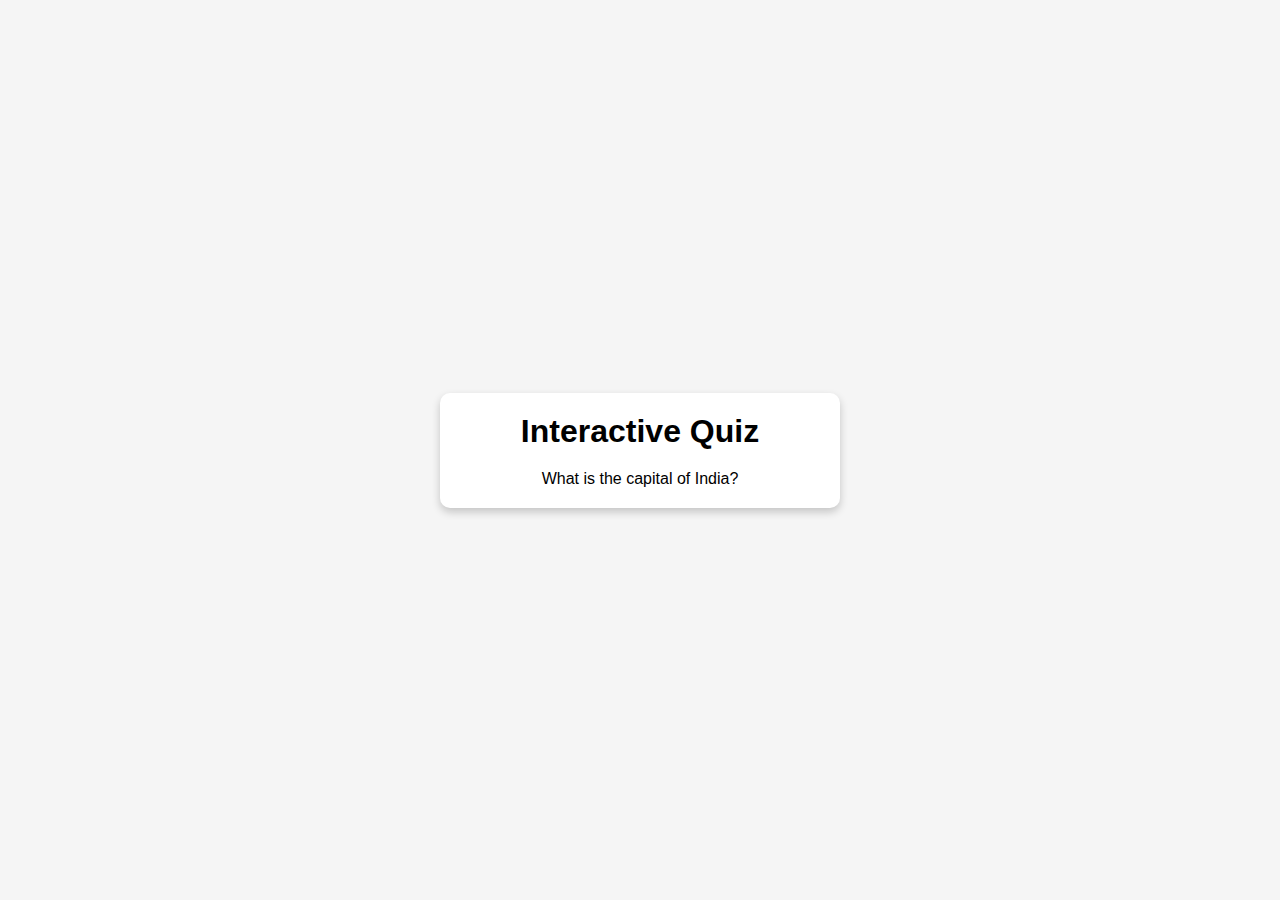
<file: index.html>
<!DOCTYPE html>
<html lang="en">
<head>
    <meta charset="UTF-8">
    <meta name="viewport" content="width=device-width, initial-scale=1.0">
    <title>Interactive Quiz App</title>
    <link rel="stylesheet" href="style.css">
</head>
<body>
    <div class="quiz-container">
        <h1>Interactive Quiz</h1>
        <div id="question-container">
            <p id="question">Loading...</p>
            <div id="answer-buttons" class="btn-container"></div>
        </div>
        <button id="next-btn" class="hidden">Next</button>
        <p id="score-display" class="hidden"></p>
    </div>

    <script src="questions.js"></script>
    <script src="script.js"></script>
</body>
</html>
</file>
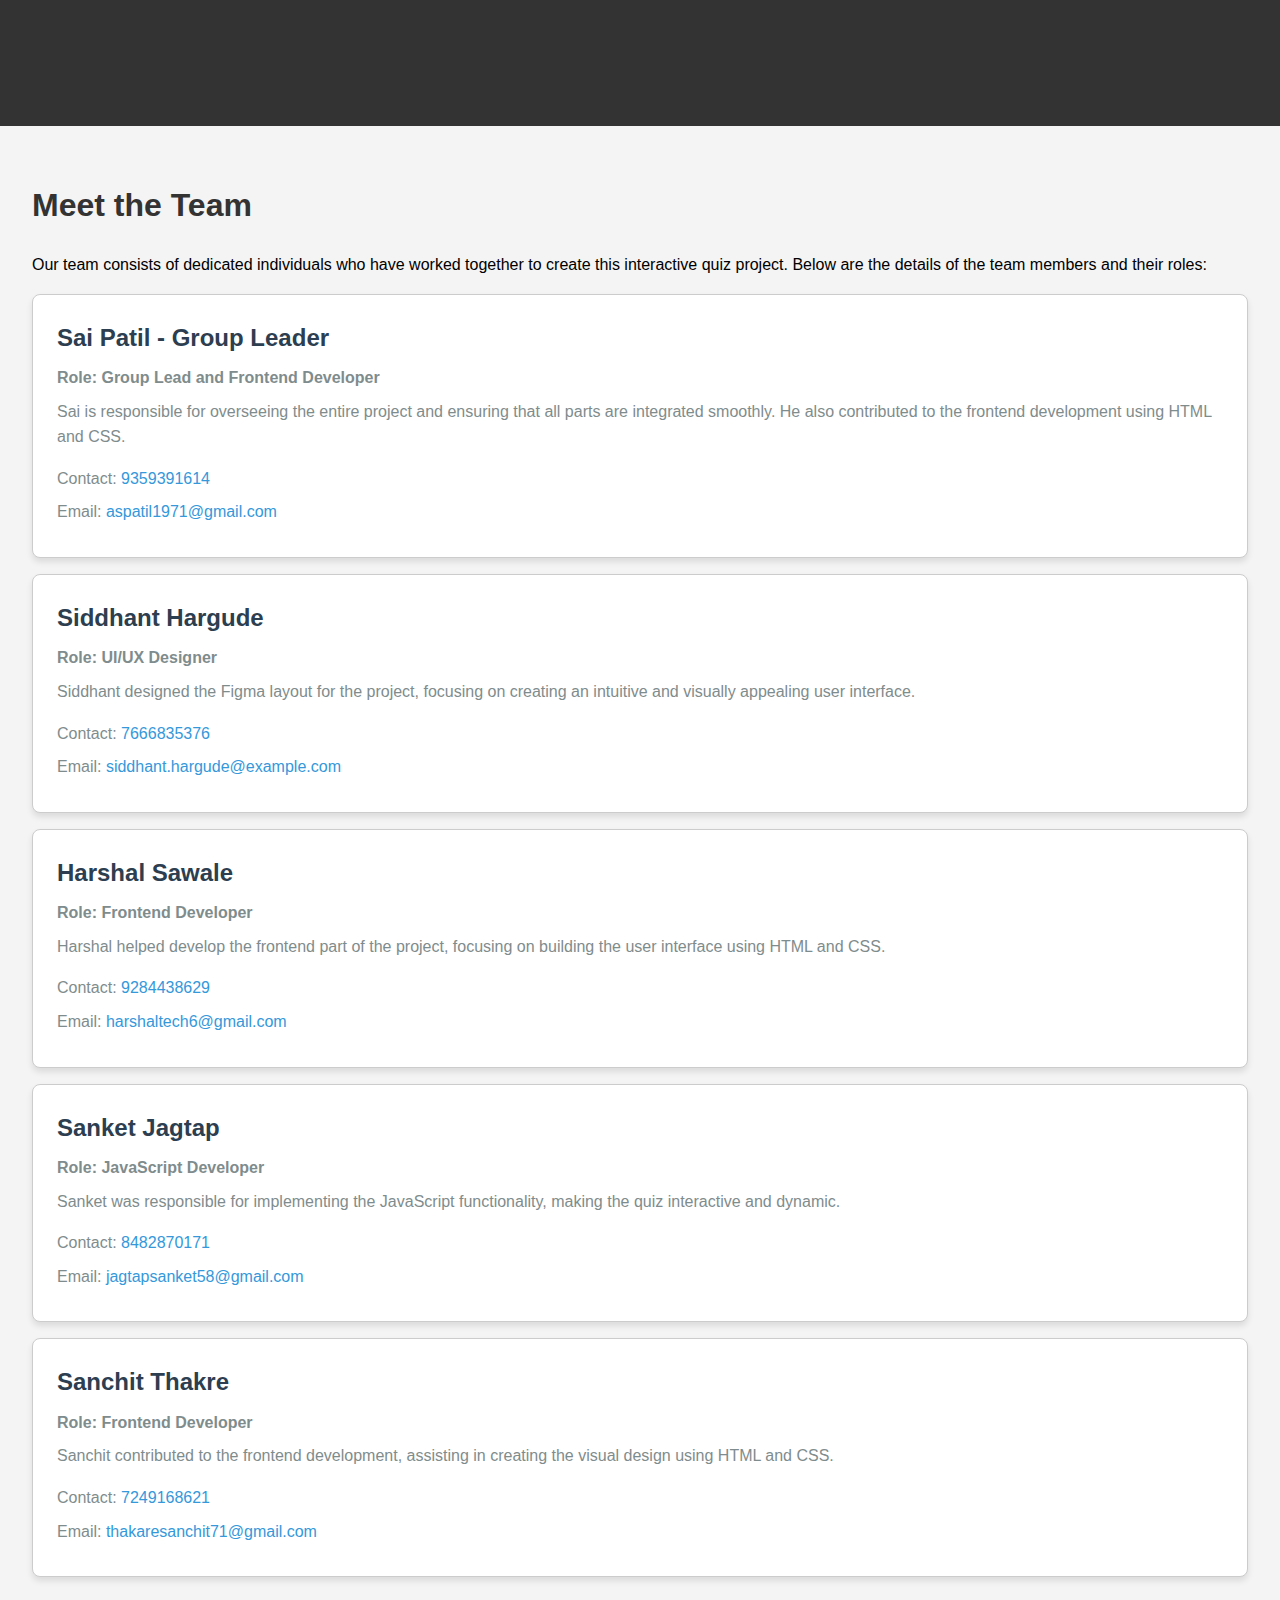
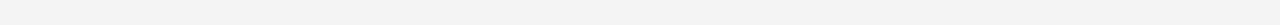
<file: about_us.html>
<!DOCTYPE html>
<html lang="en">
<head>
    <meta charset="UTF-8">
    <meta name="viewport" content="width=device-width, initial-scale=1.0">
    <title>About Us - Quiz Project</title>
    <style>
        body {
            font-family: Arial, sans-serif;
            line-height: 1.6;
            margin: 0;
            padding: 0;
            background-color: #f4f4f4;
        }
        header {
            background-color: #333;
            color: white;
            text-align: center;
            padding: 1rem;
        }
        section {
            padding: 2rem;
        }
        h1 {
            color: #333;
        }
        .team-member {
            background-color: white;
            border: 1px solid #ccc;
            border-radius: 8px;
            margin: 1rem 0;
            padding: 1.5rem;
            box-shadow: 0 4px 6px rgba(0, 0, 0, 0.1);
        }
        .team-member h2 {
            margin: 0;
            color: #2c3e50;
        }
        .team-member p {
            margin: 0.5rem 0;
            color: #7f8c8d;
        }
        .team-member .role {
            font-weight: bold;
        }
        .contact-info {
            margin-top: 1rem;
        }
        .contact-info a {
            color: #3498db;
            text-decoration: none;
        }
        footer {
            background-color: #333;
            color: white;
            text-align: center;
            padding: 1rem;
            position: absolute;
            width: 100%;
            bottom: 0;
        }
    </style>
</head>
<body>

<header>
    <h1>About Us - Quiz Project</h1>
</header>

<section>
    <h1>Meet the Team</h1>
    <p>Our team consists of dedicated individuals who have worked together to create this interactive quiz project. Below are the details of the team members and their roles:</p>

    <div class="team-member">
        <h2>Sai Patil - Group Leader</h2>
        <p class="role">Role: Group Lead and Frontend Developer</p>
        <p>Sai is responsible for overseeing the entire project and ensuring that all parts are integrated smoothly. He also contributed to the frontend development using HTML and CSS.</p>
        <div class="contact-info">
            <p>Contact: <a href="tel: 9359391614">9359391614</a></p>
            <p>Email: <a href="mailto:aspatil1971@gmail.com">aspatil1971@gmail.com</a></p>
        </div>
    </div>

    <div class="team-member">
        <h2>Siddhant Hargude</h2>
        <p class="role">Role: UI/UX Designer</p>
        <p>Siddhant designed the Figma layout for the project, focusing on creating an intuitive and visually appealing user interface.</p>
        <div class="contact-info">
            <p>Contact: <a href="tel:7666835376">7666835376</a></p>
            <p>Email: <a href="mailto:siddhant.hargude@example.com">siddhant.hargude@example.com</a></p>
        </div>
    </div>

    <div class="team-member">
        <h2>Harshal Sawale</h2>
        <p class="role">Role: Frontend Developer</p>
        <p>Harshal helped develop the frontend part of the project, focusing on building the user interface using HTML and CSS.</p>
        <div class="contact-info">
            <p>Contact: <a href="tel:9284438629">9284438629</a></p>
            <p>Email: <a href="mailto:harshaltech6@.com">harshaltech6@gmail.com</a></p>
        </div>
    </div>

    <div class="team-member">
        <h2>Sanket Jagtap</h2>
        <p class="role">Role: JavaScript Developer</p>
        <p>Sanket was responsible for implementing the JavaScript functionality, making the quiz interactive and dynamic.</p>
        <div class="contact-info">
            <p>Contact: <a href="tel: 8482870171"> 8482870171</a></p>
            <p>Email: <a href="mailto:jagtapsanket58@gmail.com">jagtapsanket58@gmail.com</a></p>
        </div>
    </div>

    <div class="team-member">
        <h2>Sanchit Thakre</h2>
        <p class="role">Role: Frontend Developer</p>
        <p>Sanchit contributed to the frontend development, assisting in creating the visual design using HTML and CSS.</p>
        <div class="contact-info">
            <p>Contact: <a href="tel:7249168621">7249168621</a></p>
            <p>Email: <a href="mailto:thakaresanchit71@gmail.com">thakaresanchit71@gmail.com</a></p>
        </div>
    </div>

    
</section>

</body>
</html>
</file>
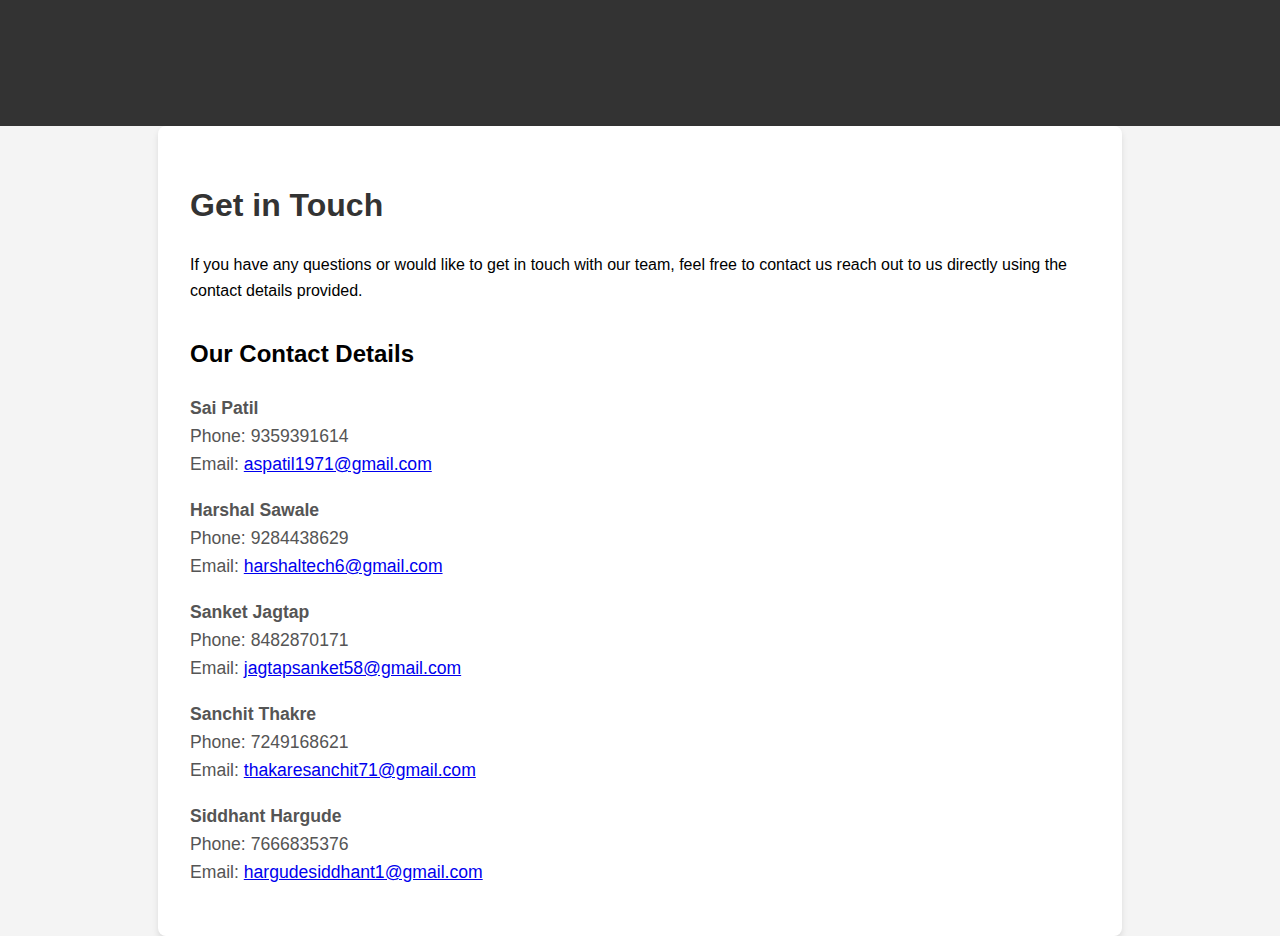
<file: contact.html>
<!DOCTYPE html>
<html lang="en">
<head>
    <meta charset="UTF-8">
    <meta name="viewport" content="width=device-width, initial-scale=1.0">
    <title>Contact Us - Quiz Project</title>
    <style>
        body {
            font-family: Arial, sans-serif;
            line-height: 1.6;
            margin: 0;
            padding: 0;
            background-color: #f4f4f4;
        }
        header {
            background-color: #333;
            color: white;
            text-align: center;
            padding: 1rem;
        }
        section {
            padding: 2rem;
            max-width: 900px;
            margin: 0 auto;
            background-color: white;
            border-radius: 8px;
            box-shadow: 0 4px 6px rgba(0, 0, 0, 0.1);
        }
        h1 {
            color: #333;
        }
        form {
            display: flex;
            flex-direction: column;
        }
        label {
            font-weight: bold;
            margin-top: 1rem;
        }
        input, textarea {
            padding: 0.8rem;
            margin: 0.5rem 0;
            border: 1px solid #ccc;
            border-radius: 5px;
        }
        input[type="submit"] {
            background-color: #333;
            color: white;
            border: none;
            cursor: pointer;
        }
        input[type="submit"]:hover {
            background-color: #555;
        }
        .contact-info {
            margin-top: 2rem;
        }
        .contact-info p {
            font-size: 1.1rem;
            color: #555;
        }
        footer {
            background-color: #333;
            color: white;
            text-align: center;
            padding: 1rem;
            position: absolute;
            width: 100%;
            bottom: 0;
        }
    </style>
</head>
<body>

<header>
    <h1>Contact Us - Quiz Project</h1>
</header>

<section>
    <h1>Get in Touch</h1>
    <p>If you have any questions or would like to get in touch with our team, feel free to contact us reach out to us directly using the contact details provided.</p>


    <div class="contact-info">
        <h2>Our Contact Details</h2>
        <p><strong>Sai Patil</strong><br>Phone: 9359391614<br>Email: <a href="mailto:aspatil1971@gmail.com">aspatil1971@gmail.com</a></p>
        <p><strong>Harshal Sawale</strong><br>Phone: 9284438629<br>Email: <a href="mailto:harshaltech6@gmail.com">harshaltech6@gmail.com</a></p>
        <p><strong>Sanket Jagtap</strong><br>Phone: 8482870171<br>Email: <a href="mailto:jagtapsanket58@gmail.com">jagtapsanket58@gmail.com</a></p>
        <p><strong>Sanchit Thakre</strong><br>Phone: 7249168621<br>Email: <a href="mailto:thakaresanchit71@gmail.com">thakaresanchit71@gmail.com</a></p>
        <p><strong>Siddhant Hargude</strong><br>Phone: 7666835376<br>Email: <a href="mailto:hargudesiddhant1@gmail.com">hargudesiddhant1@gmail.com</a></p>
    </div>
</section>



</body>
</html>
</file>
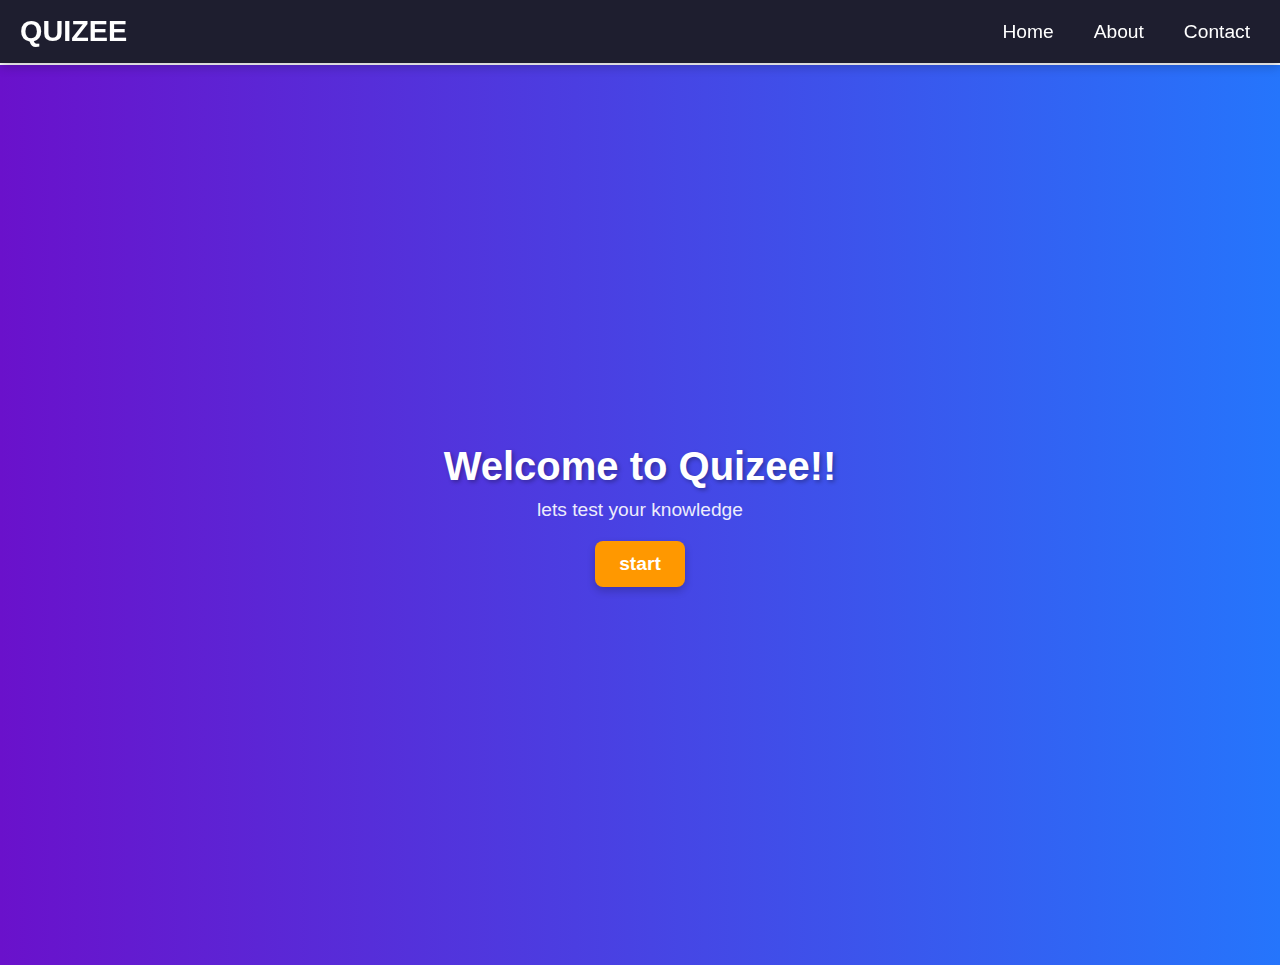
<file: home.html>
<!DOCTYPE html>
<html lang="en">
<head>
    <meta charset="UTF-8">
    <meta name="viewport" content="width=device-width, initial-scale=1.0">
    <title>Document</title>
    <link rel="stylesheet" href="Home.css">
</head>
<body>
    <nav>

            <div class="logo">
                <h1>Quizee</h1>
            </div>
            <div class="menu">
                <ul>
                    <li><a href="./home.html">Home</a></li>
                    <li><a href="./about_us.html">About</a></li>
                    <li><a href="./contact.html">Contact</a></li>
                </ul>
            </div>
      
    </nav>
    <div class="container">
        <div class="heading">
            <h1>Welcome to Quizee!!</h1>
        </div>
        <div class="inner-text">
            <p >lets test your knowledge</p>
            <button onclick="startQuiz()" >start</button>
        </div>
    </div>
</body>
<script>
    function startQuiz(){
    window.location.href = "quiz.html";
}

const quizData = [
    {
        question: "What is the capital of India?",
        options:["Delhi", "Mumbai", "Kolkata", "Chennai"],
        answer: 0
    },
    {
        question: "Which is the largest planet in our solar system?",
        options:["Earth", "Jupiter", "Mars", "Venus"],
        answer: 1
    },
    {
        question: "Who wrote the Indian national anthem?",
        options:["Rabindranath Tagore", "Mahatma Gandhi", "Jawaharlal Nehru", "Subhash Chandra Bose"],
        answer: 0
    },
];

let currentQueIndex = 0;
let score = 0;
function loadQue(){
    const question = document.getElementById("question");
    const option = document.querySelectorAll(".option-btn");

    question.innerHTML = quizData[currentQueIndex].question;
    quizData[currentQueIndex].options.forEach((value, index) => {
        option[index].innerHTML = value;
    });
    
}

function checkAnswer(index){
    const scorecard = document.getElementById("score");
    const que = document.getElementById("question");
    const option = document.getElementById("options");
    if(index == quizData[currentQueIndex].answer){
        score++;
        scorecard.innerHTML = score;
    }
    currentQueIndex++;
    if(currentQueIndex < quizData.length){
        loadQue();
        
    }else{
        que.innerHTML = "Quiz Completed!";
        option.innerHTML = `<p>Your final score is ${score}.</p>`;
    }
}
loadQue();
</script>
</html>
</file>
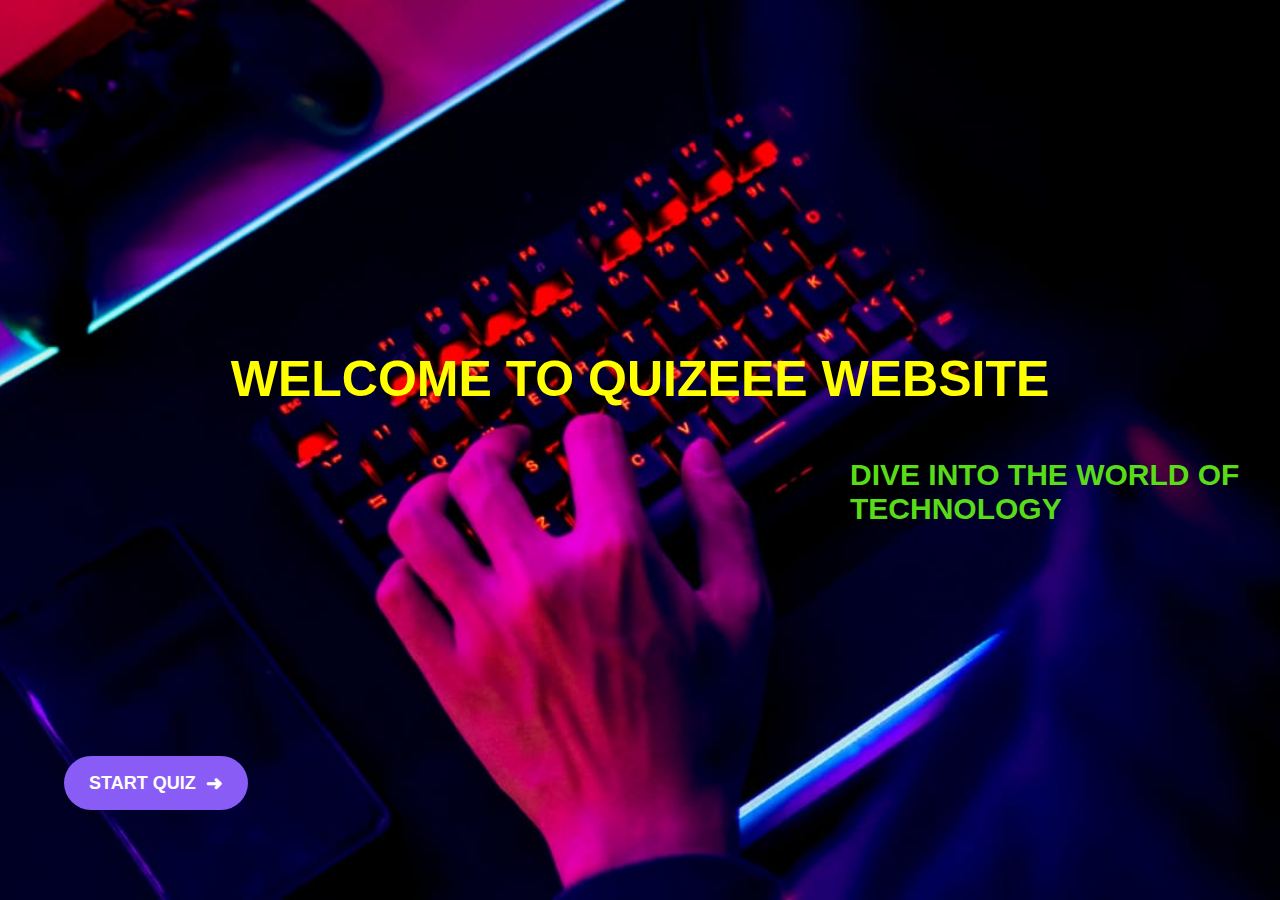
<file: index (2).html>
<!DOCTYPE html>
<html lang="en">
<head>
    <meta charset="UTF-8">
    <meta name="viewport" content="width=device-width, initial-scale=1.0">
    <title>Quiz Website</title>
    <style>
        /* Reset styles */
        html, body {
            margin: 0;
            padding: 0;
            box-sizing: border-box;
            font-family: Arial, sans-serif;
            overflow: hidden;
        }
        
        /* Background Image */
        body {
            background-image: url("background.jpeg"); 
            background-size: cover;
            background-repeat: no-repeat;
            background-position: center;
            background-attachment: fixed;
        }

        /* Title */
        h1 {
            color: yellow;
            font-size: 50px;
            margin-top: 350px;
            margin-left: auto;
            margin-right: auto;
            margin-bottom: 50px;
            text-align: center;
            font-weight: bold;
            text-transform: uppercase;
        }

        /* Subtitle */
        h2 {
            color: rgb(89, 220, 24);;
            font-size: 30px;
            font-weight: bold;
            margin-top: 5px;
            margin-left: 850px;
            margin-right: auto;
            margin-bottom: 10px;
        }

        /* Start Quiz Button */
        .start-quiz-btn {
            display: flex;
            align-items: center;
            justify-content: center;
            background-color: #8a5cf6;
            color: white;
            font-size: 18px;
            font-weight: bold;
            padding: 15px 25px;
            border-radius: 30px;
            border: none;
            cursor: pointer;
            transition: 0.3s;
            position: absolute;
            bottom: 10%;
            left: 5%;
        }

        .start-quiz-btn:hover {
            background-color: #6a5acd;
        }

        /* Arrow Style */
        .arrow {
            margin-left: 10px;
            font-size: 20px;
            font-weight: bold;
        }
    </style>
</head>
<body>

    <!-- Title and Subtitle -->
    <h1>WELCOME TO QUIZEEE WEBSITE</h1>
    <h2>DIVE INTO THE WORLD OF TECHNOLOGY</h2>

    <!-- Start Quiz Button with Arrow -->
    <button class="start-quiz-btn" onclick="redirectToPage()"> 
        START QUIZ 
        <span class="arrow">➜</span>
    </button>

    <script>
        function redirectToPage() {
            window.location.href = "SecondPage.html";  // Update with your actual quiz page URL
        }
    </script>

</body>
</html>
</file>
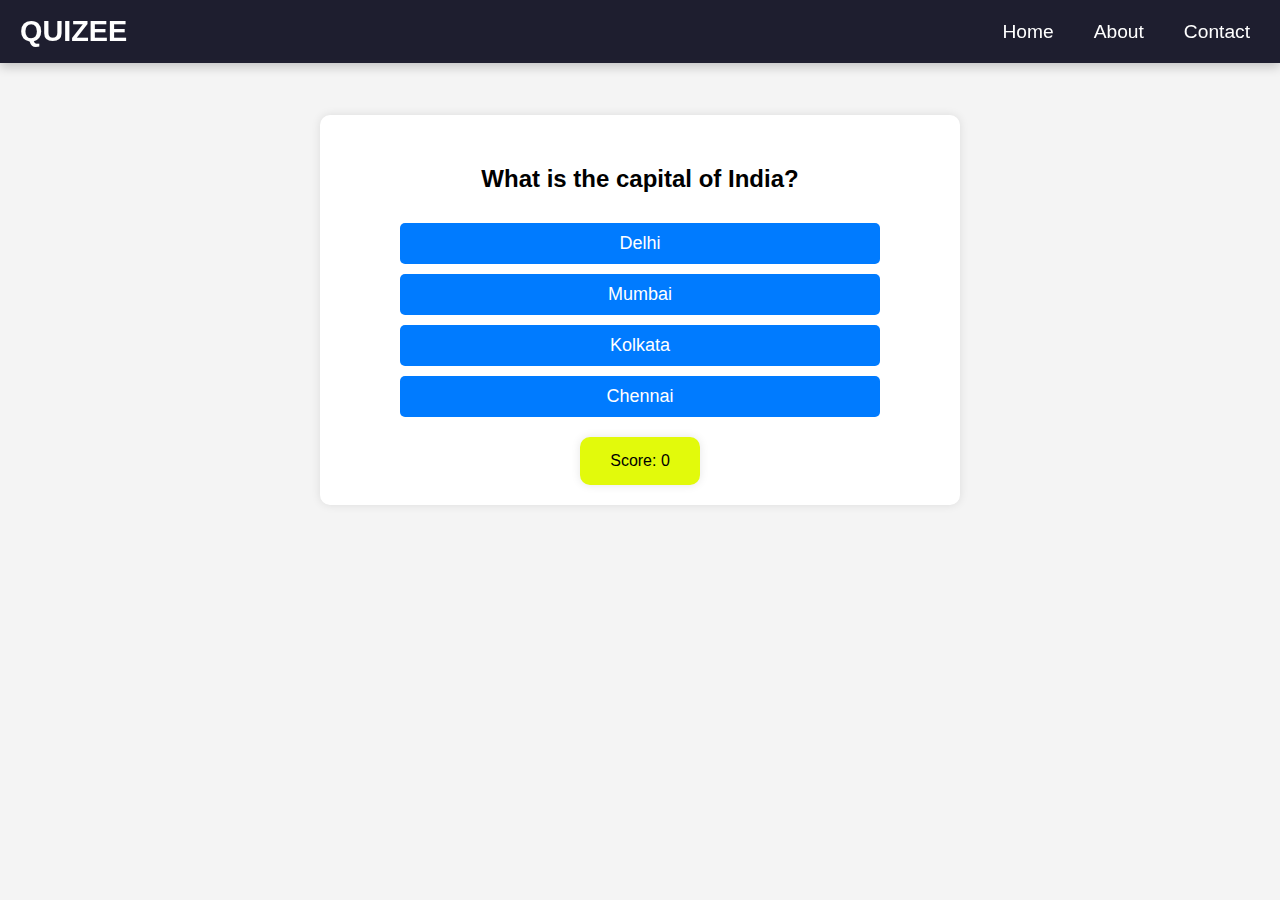
<file: quiz.html>
<!DOCTYPE html>
<html lang="en">
<head>
    <meta charset="UTF-8">
    <meta name="viewport" content="width=device-width, initial-scale=1.0">
    <title>Document</title>
    <link rel="stylesheet" href="quiz.css">
    <link rel="stylesheet" href="Home.css">
</head>
<body >
    <nav>
        <div class="logo">
            <h1>Quizee</h1>
        </div>
        <div class="menu">
            <ul>
                <li><a href="./home.html">Home</a></li>
                <li><a href="./about_us.html">About</a></li>
                <li><a href="./contact.html">Contact</a></li>
            </ul>
        </div>
    </nav>
    <div class="quiz-container">
        <h2 id="question">Question will appear here</h2>
        <div id="options">
            <button class="option-btn" onclick="checkAnswer(0)">Option 1</button>
            <button class="option-btn" onclick="checkAnswer(1)">Option 2</button>
            <button class="option-btn" onclick="checkAnswer(2)">Option 3</button>
            <button class="option-btn" onclick="checkAnswer(4)">Option 4</button>
        </div>
        <p class="scoreCard" >Score: <span id="score">0</span></p>
    </div>
</body>
<script>
    function startQuiz(){
    window.location.href = "quiz.html";
}

const quizData = [
    {
        question: "What is the capital of India?",
        options: ["Delhi", "Mumbai", "Kolkata", "Chennai"],
        answer: 0
    },
    {
        question: "Which is the largest planet in our solar system?",
        options: ["Earth", "Jupiter", "Mars", "Venus"],
        answer: 1
    },
    {
        question: "Who wrote the Indian national anthem?",
        options: ["Rabindranath Tagore", "Mahatma Gandhi", "Jawaharlal Nehru", "Subhash Chandra Bose"],
        answer: 0
    },
    {
        question: "What is the smallest country in the world?",
        options: ["Monaco", "Vatican City", "San Marino", "Liechtenstein"],
        answer: 1
    },
    {
        question: "Who was the first President of the United States?",
        options: ["Abraham Lincoln", "Thomas Jefferson", "George Washington", "John Adams"],
        answer: 2
    },
    {
        question: "Which element has the chemical symbol 'O'?",
        options: ["Oxygen", "Gold", "Osmium", "Ozone"],
        answer: 0
    },
    {
        question: "Which animal is known as the 'King of the Jungle'?",
        options: ["Elephant", "Tiger", "Lion", "Giraffe"],
        answer: 2
    },
    {
        question: "What is the tallest mountain in the world?",
        options: ["Mount Everest", "K2", "Mount Kilimanjaro", "Mont Blanc"],
        answer: 0
    },
    {
        question: "In which year did World War II end?",
        options: ["1942", "1945", "1939", "1918"],
        answer: 1
    },
    {
        question: "What is the largest ocean on Earth?",
        options: ["Atlantic Ocean", "Indian Ocean", "Arctic Ocean", "Pacific Ocean"],
        answer: 3
    },
    {
        question: "Which is the largest continent by area?",
        options: ["Africa", "Asia", "Europe", "North America"],
        answer: 1
    },
    {
        question: "What is the currency of Japan?",
        options: ["Yuan", "Yen", "Ringgit", "Won"],
        answer: 1
    },
    {
        question: "Who invented the telephone?",
        options: ["Alexander Graham Bell", "Thomas Edison", "Nikola Tesla", "Michael Faraday"],
        answer: 0
    }
];


let currentQueIndex = 0;
let score = 0;
function loadQue(){
    const question = document.getElementById("question");
    const option = document.querySelectorAll(".option-btn");

    question.innerHTML = quizData[currentQueIndex].question;
    quizData[currentQueIndex].options.forEach((value, index) => {
        option[index].innerHTML = value;
    });
    
}

function checkAnswer(index){
    const scorecard = document.getElementById("score");
    const que = document.getElementById("question");
    const option = document.getElementById("options");
    if(index == quizData[currentQueIndex].answer){
        score++;
        scorecard.innerHTML = score;
    }
    currentQueIndex++;
    if(currentQueIndex < quizData.length){
        loadQue();
        
    }else{
        que.innerHTML = "Quiz Completed!";
        option.innerHTML = `<p>Your final score is ${score}.</p>`;
    }
}
loadQue();
</script>
</html>
</file>
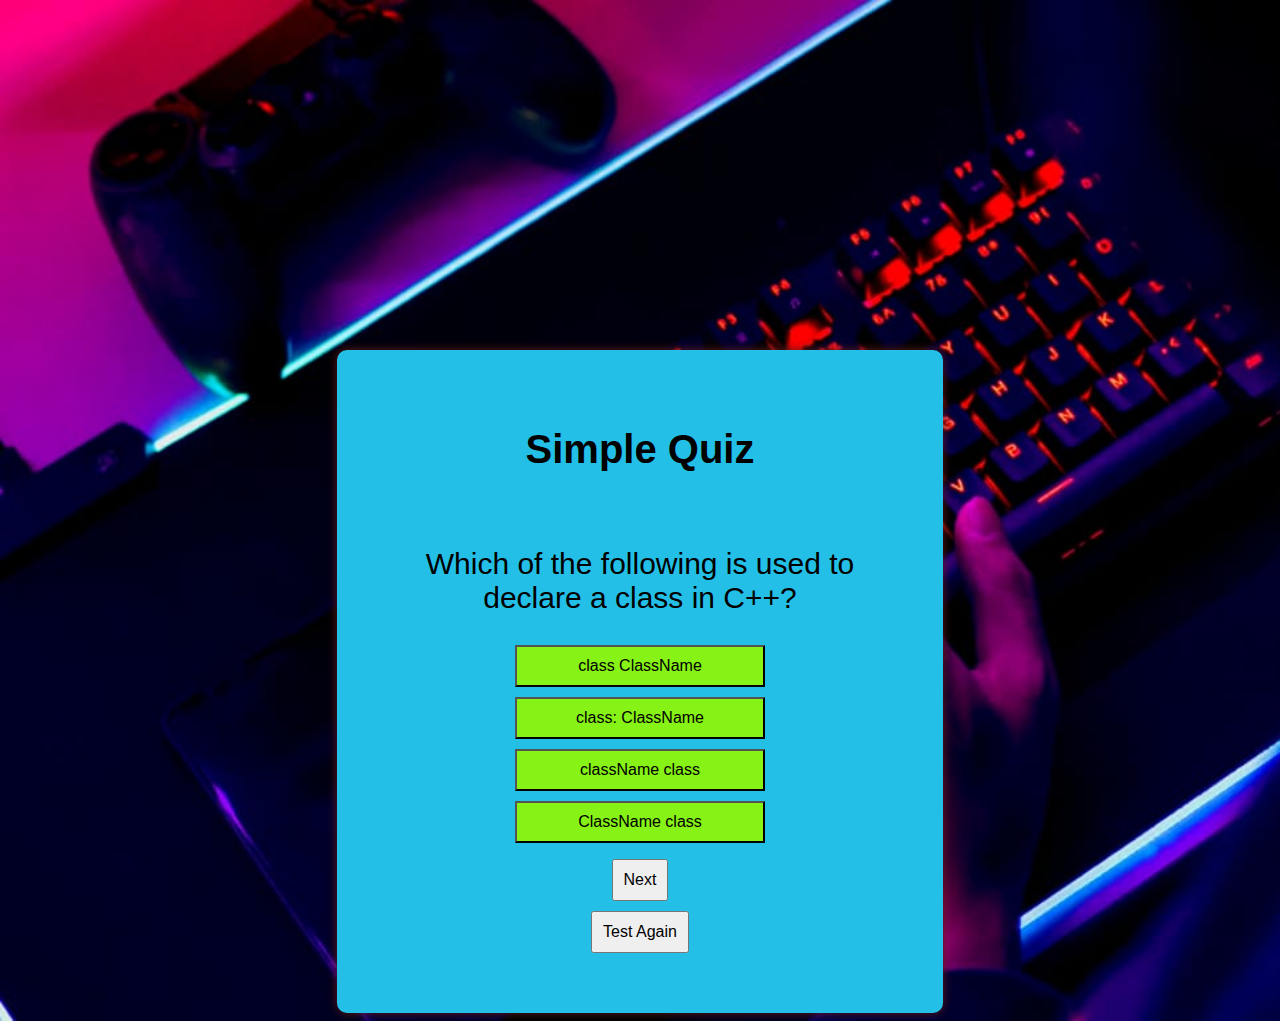
<file: SecondPage.html>
<!DOCTYPE html>
<html lang="en">
<head>
    <meta charset="UTF-8">
    <meta name="viewport" content="width=device-width, initial-scale=1.0">
    <title>Simple Quiz</title>
</head>
<body background="background.jpeg">

    <div class="container">
        <h1>Simple Quiz</h1><br>
        <p id="question"></p>
        <div id="options"></div>
        <p id="result"></p>
        <p id="score"></p>
        <button onclick="nextQuestion()">Next</button>
        <button onclick="restartQuiz()">Test Again</button>
    </div>

    <style>
        body {
            text-align: center;
            font-family: Arial, sans-serif;
        }
        h1 {
            font-size: 40px;
        }
        .container {
            background: rgb(36, 191, 230);
            width: 40%;
            margin: auto;
            padding: 50px;
            box-shadow: 0px 0px 10px rgb(97, 24, 24);
            border-radius: 10px;
            align-items: center;
            margin-top: 350px;
        }
        body {
            background-size: cover;
        }
        #question {
            font-size: 30px;
        }
        button {
            display: block;
            margin: 10px auto;
            padding: 10px;
            font-size: 16px;
            cursor: pointer;
        }
        #options {
            font-size: 30px;
        }
        #options button {
            width: 250px;
            background-color: rgb(135, 242, 21);
        }
    </style>

    <script>
        const quizData = [
            { 
                question: "Which of the following is used to declare a class in C++?", 
                options: ["class ClassName", "class: ClassName", "className class", "ClassName class"], 
                answer: "class ClassName"
            },
            { 
                question: "Which of the following data types is mutable in Python?", 
                options: ["list", "tuple", "String", "frozenset"], 
                answer: "list"
            },
            { 
                question: "Which of the following is used to declare a constant in C++?", 
                options: ["const", "constant", "final", "static"], 
                answer: "const"
            },
            { 
                question: "How do you create a set in Python?", 
                options: ["set = {1, 2, 3}", "set = [1, 2, 3]", "set = (1, 2, 3)", "set = '1, 2, 3'"] , 
                answer: "set = {1, 2, 3}"
            }
        ];

        let currentQuestionIndex = 0;
        let correctAnswers = 0;

        function loadQuestion() {
            if (currentQuestionIndex >= quizData.length) {
                document.getElementById("question").innerHTML = "Quiz Completed!";
                document.getElementById("options").innerHTML = "";
                document.getElementById("result").innerHTML = "You scored: " + correctAnswers + " out of " + quizData.length;
                return;
            }
            let questionElement = document.getElementById("question");
            let optionsContainer = document.getElementById("options");
            questionElement.innerHTML = quizData[currentQuestionIndex].question;
            optionsContainer.innerHTML = "";
            quizData[currentQuestionIndex].options.forEach(option => {
                let button = document.createElement("button");
                button.innerHTML = option;
                button.onclick = () => checkAnswer(option);
                optionsContainer.appendChild(button);
            });
            document.getElementById("result").innerHTML = "";
        }

        function checkAnswer(selectedAnswer) {
            let correctAnswer = quizData[currentQuestionIndex].answer;
            let resultElement = document.getElementById("result");

            if (selectedAnswer === correctAnswer) {
                resultElement.innerHTML = "✅ Correct!";
                resultElement.style.color = "green";
                correctAnswers++;
            } else {
                resultElement.innerHTML = "❌ Wrong! Try again.";
                resultElement.style.color = "red";
            }
            document.getElementById("score").innerHTML = "Current Score: " + correctAnswers + " / " + quizData.length;
        }

        function nextQuestion() {
            currentQuestionIndex++;
            loadQuestion();
        }

        function restartQuiz() {
            currentQuestionIndex = 0;
            correctAnswers = 0;
            document.getElementById("score").innerHTML = "";
            loadQuestion();
        }

        window.onload = loadQuestion;
    </script>

</body>
</html>
</file>
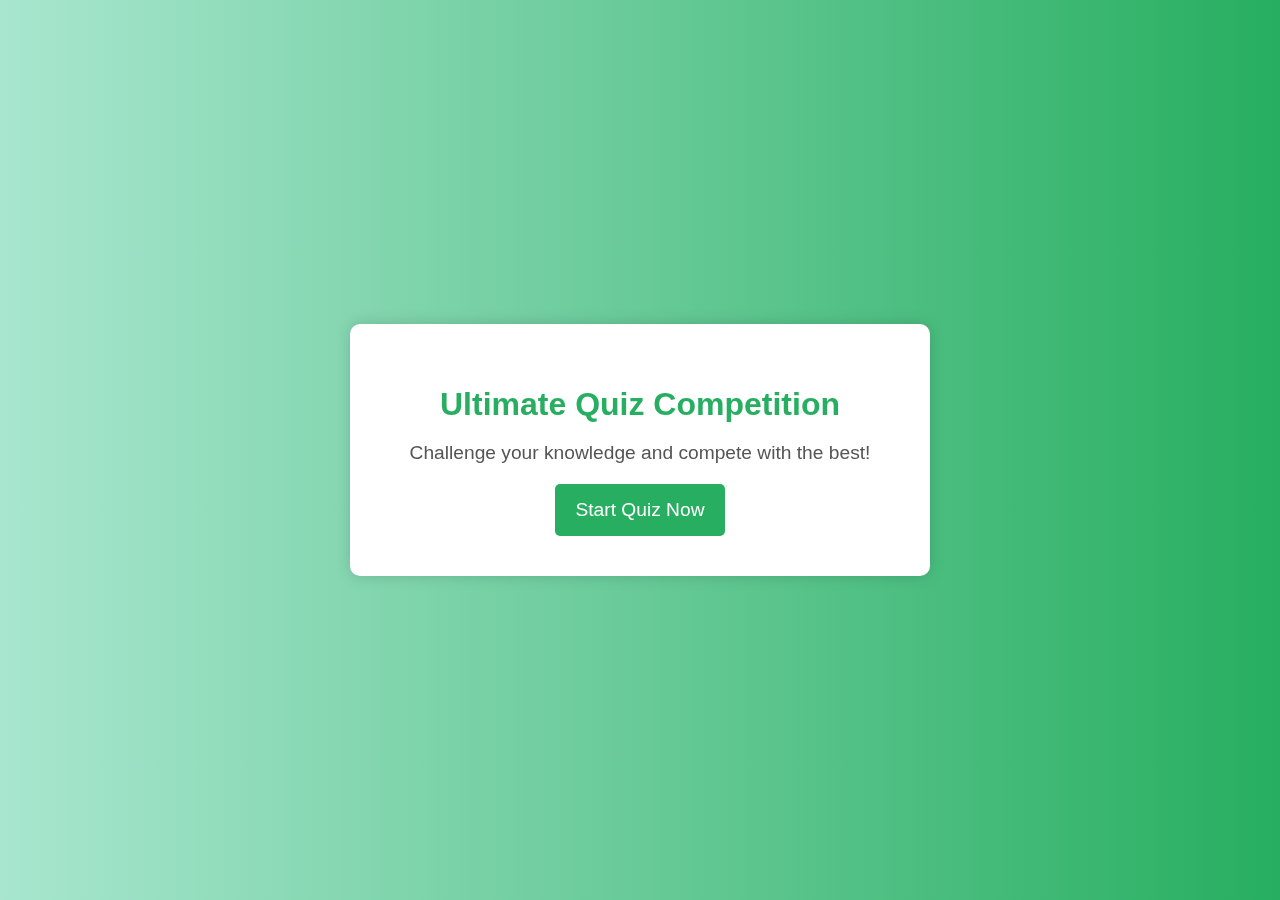
<file: inter/Home.html>
<!DOCTYPE html>
<html lang="en">
<head>
  <meta charset="UTF-8" />
  <meta name="viewport" content="width=device-width, initial-scale=1.0" />
  <title>Ultimate Quiz Competition</title>
  <link rel = "stylesheet" href = "Home.css">
</head>
<body>
  <!-- Header Section -->
  <header>
    
    <div class="container">
      <h1>Ultimate Quiz Competition</h1>
      <p>Challenge your knowledge and compete with the best!</p>
      <!-- Redirect to the Category Selection page -->
      <button onclick="QuizPage()">Start Quiz Now</button>
    </div>
  </header>
  <script src="Home.js"></script>
</body>
</html>
</file>
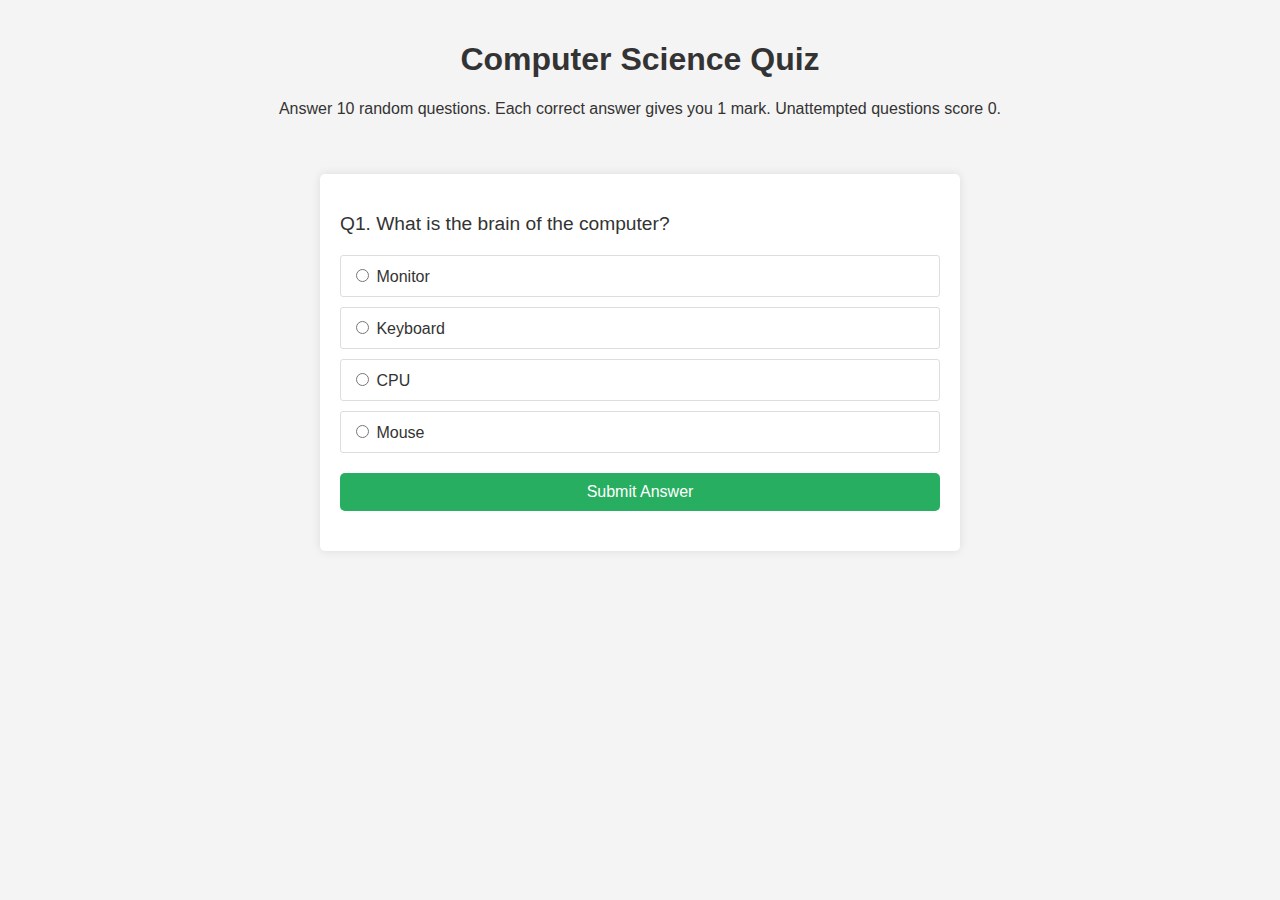
<file: inter/Quiz.html>
<!DOCTYPE html>
<html lang="en">
<head>
  <meta charset="UTF-8">
  <meta name="viewport" content="width=device-width, initial-scale=1.0">
  <title>Computer Science Quiz</title>
  <link rel="stylesheet" href="Quiz.css">
</head>
<body>
  <header>
    <h1>Computer Science Quiz</h1>
    <p>Answer 10 random questions. Each correct answer gives you 1 mark. Unattempted questions score 0.</p>
  </header>

  <div id="quiz-container">
    <div id="question-container">
      <p id="question"></p>
      <ul id="options"></ul>
    </div>
    <button id="submit-btn">Submit Answer</button>
    <div id="feedback"></div>
  </div>

  <script src="Quiz.js"></script>
</body>
</html>
</file>
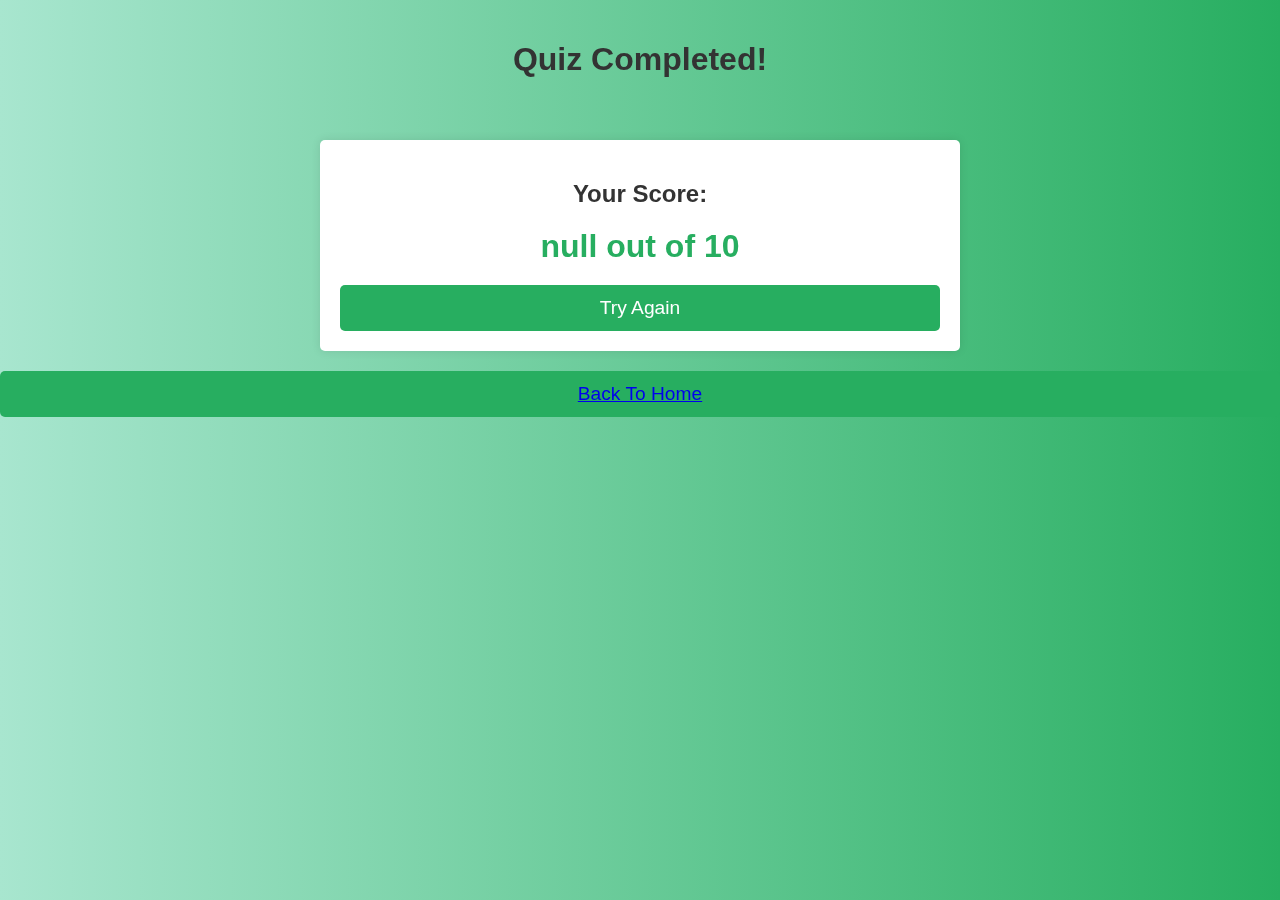
<file: inter/Result.html>
<!DOCTYPE html>
<html lang="en">
<head>
  <meta charset="UTF-8">
  <meta name="viewport" content="width=device-width, initial-scale=1.0">
  <title>Quiz Result</title>
  <link rel="stylesheet" href="Result.css">
</head>
<body>
  <header>
    <h1>Quiz Completed!</h1>
  </header>

  <div id="result-container">
    <h2>Your Score:</h2>
    <p id="final-score"></p>
    <button onclick="restartQuiz()">Try Again</button>
  </div>
  <button ><a href="Home.html">Back To Home</a></button>

  <script src = "Result.js">
  </script>
</body>
</html>
</file>
<file: style.css>
* {
    margin: 0;
    padding: 0;
    box-sizing: border-box;
    font-family: Arial, sans-serif;
}

body {
    display: flex;
    justify-content: center;
    align-items: center;
    height: 100vh;
    background-color: #f5f5f5;
}

.quiz-container {
    background: white;
    padding: 20px;
    border-radius: 10px;
    box-shadow: 0 4px 8px rgba(0, 0, 0, 0.2);
    text-align: center;
    width: 400px;
}

h1 {
    margin-bottom: 20px;
}

.btn-container {
    display: flex;
    flex-direction: column;
    gap: 10px;
}

button {
    padding: 10px;
    border: none;
    cursor: pointer;
    border-radius: 5px;
    font-size: 16px;
}

.answer-btn {
    background-color: #3498db;
    color: white;
    transition: 0.3s;
}

.answer-btn:hover {
    background-color: #2980b9;
}

.correct {
    background-color: #2ecc71 !important;
}

.wrong {
    background-color: #e74c3c !important;
}

.hidden {
    display: none;
}

#next-btn {
    background-color: #27ae60;
    color: white;
    margin-top: 15px;
}
</file>
<file: Home.css>
* {
    margin: 0;
    padding: 0;
    box-sizing: border-box;
    font-family: Arial, sans-serif;
}
body {
    padding-top: 65px; 
}
nav {
    background: #1e1e2f; 
    padding: 15px 20px;
    position: fixed; 
    width: 100%;
    top: 0;
    left: 0;
    display: flex;
    justify-content: space-between;
    align-items: center;
    box-shadow: 0 4px 10px rgba(0, 0, 0, 0.2);
    z-index: 1000;
}
.logo h1 {
    color: white;
    font-size: 1.8rem;
    font-weight: bold;
    text-transform: uppercase;
}
.menu ul {
    list-style: none;
    display: flex;
    gap: 20px;
}

.container {
    display: flex;
    flex-direction: column;
    justify-content: center; 
    align-items: center;
    height: 100vh; 
    background: linear-gradient(to right, #6a11cb, #2575fc); 
    color: white;
    text-align: center;
}
.menu ul li a {
    text-decoration: none;
    color: white;
    font-size: 1.2rem;
    font-weight: 500;
    transition: color 0.3s ease-in-out;
    padding: 10px;
}

.menu ul li a:hover {
    color: #ff9800;
}

.heading h1 {
    font-size: 2.5rem;
    font-weight: bold;
    margin-bottom: 10px;
    text-shadow: 2px 2px 4px rgba(0, 0, 0, 0.3);
}

.inner-text p {
    font-size: 1.2rem;
    margin-bottom: 20px;
    opacity: 0.9;
}

.inner-text button {
    padding: 12px 24px;
    font-size: 1.2rem;
    font-weight: bold;
    color: white;
    background-color: #ff9800;
    border: none;
    border-radius: 8px;
    cursor: pointer;
    box-shadow: 0px 4px 8px rgba(0, 0, 0, 0.2);
}

.inner-text button:hover {
    background-color: #e68900;
    transform: scale(1.05);
}
</file>
<file: quiz.css>
body {
    font-family: Arial, sans-serif;
    text-align: center;
    background-color: #f4f4f4;
}

.quiz-container {
    width: 50%;
    margin: auto;
    background: white;
    padding: 20px;
    border-radius: 10px;
    margin-top: 50px;
    box-shadow: 0px 0px 10px rgba(0, 0, 0, 0.1);
}

#question {
    font-weight: bold;
    margin-top: 30px;
    margin-bottom: 30px;
}

.option-btn {
    display: block;
    width: 80%;
    margin: 10px auto;
    padding: 10px;
    font-size: 18px;
    cursor: pointer;
    border: none;
    border-radius: 5px;
    background-color: #007bff;
    color: white;
}

.option-btn:hover {
    background-color: #0056b3;
}

.scoreCard {
    background: #e2fa0b;
    width: 20%;
    border-radius: 10px;
    padding: 15px;
    margin-top: 20px;
    box-shadow: 0px 0px 10px rgba(0, 0, 0, 0.1);
    margin-left: 40%;
}
</file>
<file: inter/Home.css>
/* Basic styling */
/* Smooth Green Gradient Background */
body {
  font-family: 'Segoe UI', Tahoma, Geneva, Verdana, sans-serif;
  background: linear-gradient(to right, #A8E6CF, #27ae60); /* Light to Dark Green */
  background-attachment: fixed; /* Keeps background in place while scrolling */
  margin: 0;
  padding: 0;
  color: #333;
}

/* Adding a soft overlay effect to improve contrast */
body::before {
  content: "";
  position: fixed;
  top: 0;
  left: 0;
  width: 100%;
  height: 100%;
  background: url('https://www.transparenttextures.com/patterns/green-dust.png'); /* Subtle pattern */
  opacity: 0.1; /* Light pattern for texture */
  z-index: -1;
}


/* Centered Header Section */
header {
  display: flex;
  justify-content: center;
  align-items: center;
  height: 100vh; /* Full-screen height */
  text-align: center;
}

/* Container for Content */
.container {
  background: white;
  padding: 40px;
  border-radius: 10px;
  box-shadow: 0 0 15px rgba(0, 0, 0, 0.15);
  width: 90%;
  max-width: 500px;
}

/* Heading Styling */
h1 {
  font-size: 2em;
  color: #27ae60; /* Green theme */
  margin-bottom: 10px;
}

/* Subtitle */
p {
  font-size: 1.2em;
  color: #555;
  margin-bottom: 20px;
}

/* Start Quiz Button */
button {
  background: #27ae60;
  color: white;
  border: none;
  padding: 15px 20px;
  font-size: 1.2em;
  border-radius: 5px;
  cursor: pointer;
  transition: background 0.3s ease, transform 0.2s ease;
}

/* Hover & Click Effects */
button:hover {
  background: #219150;
}

button:active {
  transform: scale(0.95);
}
</file>
<file: inter/Quiz.css>
/* Basic styling */
body {
    font-family: 'Segoe UI', Tahoma, Geneva, Verdana, sans-serif;
    background: #f4f4f4;
    margin: 0;
    padding: 0;
    color: #333;
  }
  header {
    text-align: center;
    padding: 20px;
  }
  #quiz-container {
    width: 90%;
    max-width: 600px;
    background: #fff;
    margin: 20px auto;
    padding: 20px;
    border-radius: 5px;
    box-shadow: 0 0 10px rgba(0,0,0,0.1);
  }
  #question {
    font-size: 1.2em;
    margin-bottom: 20px;
  }
  #options {
    list-style: none;
    padding: 0;
  }
  #options li {
    margin: 10px 0;
    padding: 10px;
    border: 1px solid #ddd;
    border-radius: 3px;
    transition: background 0.2s ease;
    cursor: pointer;
  }
  #options li:hover {
    background: #f9f9f9;
  }
  #submit-btn {
    display: block;
    width: 100%;
    background: #27ae60;
    color: #fff;
    border: none;
    padding: 10px;
    margin-top: 20px;
    border-radius: 5px;
    cursor: pointer;
    font-size: 1em;
    transition: background 0.3s ease;
  }
  #submit-btn:hover {
    background: #219150;
  }
  #feedback {
    margin-top: 20px;
    font-size: 1.1em;
  }
  #score-container {
    margin-top: 30px;
    font-size: 1.2em;
    font-weight: bold;
    text-align: center;
  }
</file>
<file: inter/Result.css>
/* Basic styling */
/* Smooth Green Gradient Background */
body {
    font-family: 'Segoe UI', Tahoma, Geneva, Verdana, sans-serif;
    background: linear-gradient(to right, #A8E6CF, #27ae60); /* Light to Dark Green */
    background-attachment: fixed; /* Keeps background in place while scrolling */
    margin: 0;
    padding: 0;
    color: #333;
  }
  
  /* Adding a soft overlay effect to improve contrast */
  body::before {
    content: "";
    position: fixed;
    top: 0;
    left: 0;
    width: 100%;
    height: 100%;
    background: url('https://www.transparenttextures.com/patterns/green-dust.png'); /* Subtle pattern */
    opacity: 0.1; /* Light pattern for texture */
    z-index: -1;
  }

/* Header */
header {
    text-align: center;
    padding: 20px;
}

/* Result container */
#result-container {
    width: 90%;
    max-width: 600px;
    background: #fff;
    margin: 20px auto;
    padding: 20px;
    border-radius: 5px;
    box-shadow: 0 0 10px rgba(0, 0, 0, 0.1);
    text-align: center;
}

/* Score styling */
#final-score {
    font-size: 2em;
    font-weight: bold;
    color: #27ae60; /* Green theme */
    margin: 10px 0;
}

/* Try Again Button */
button {
    display: block;
    width: 100%;
    background: #27ae60;
    color: white;
    border: none;
    padding: 12px;
    font-size: 1.2em;
    border-radius: 5px;
    cursor: pointer;
    margin-top: 20px;
    transition: background 0.3s ease;
}

button:hover {
    background: #219150;
}
</file>
